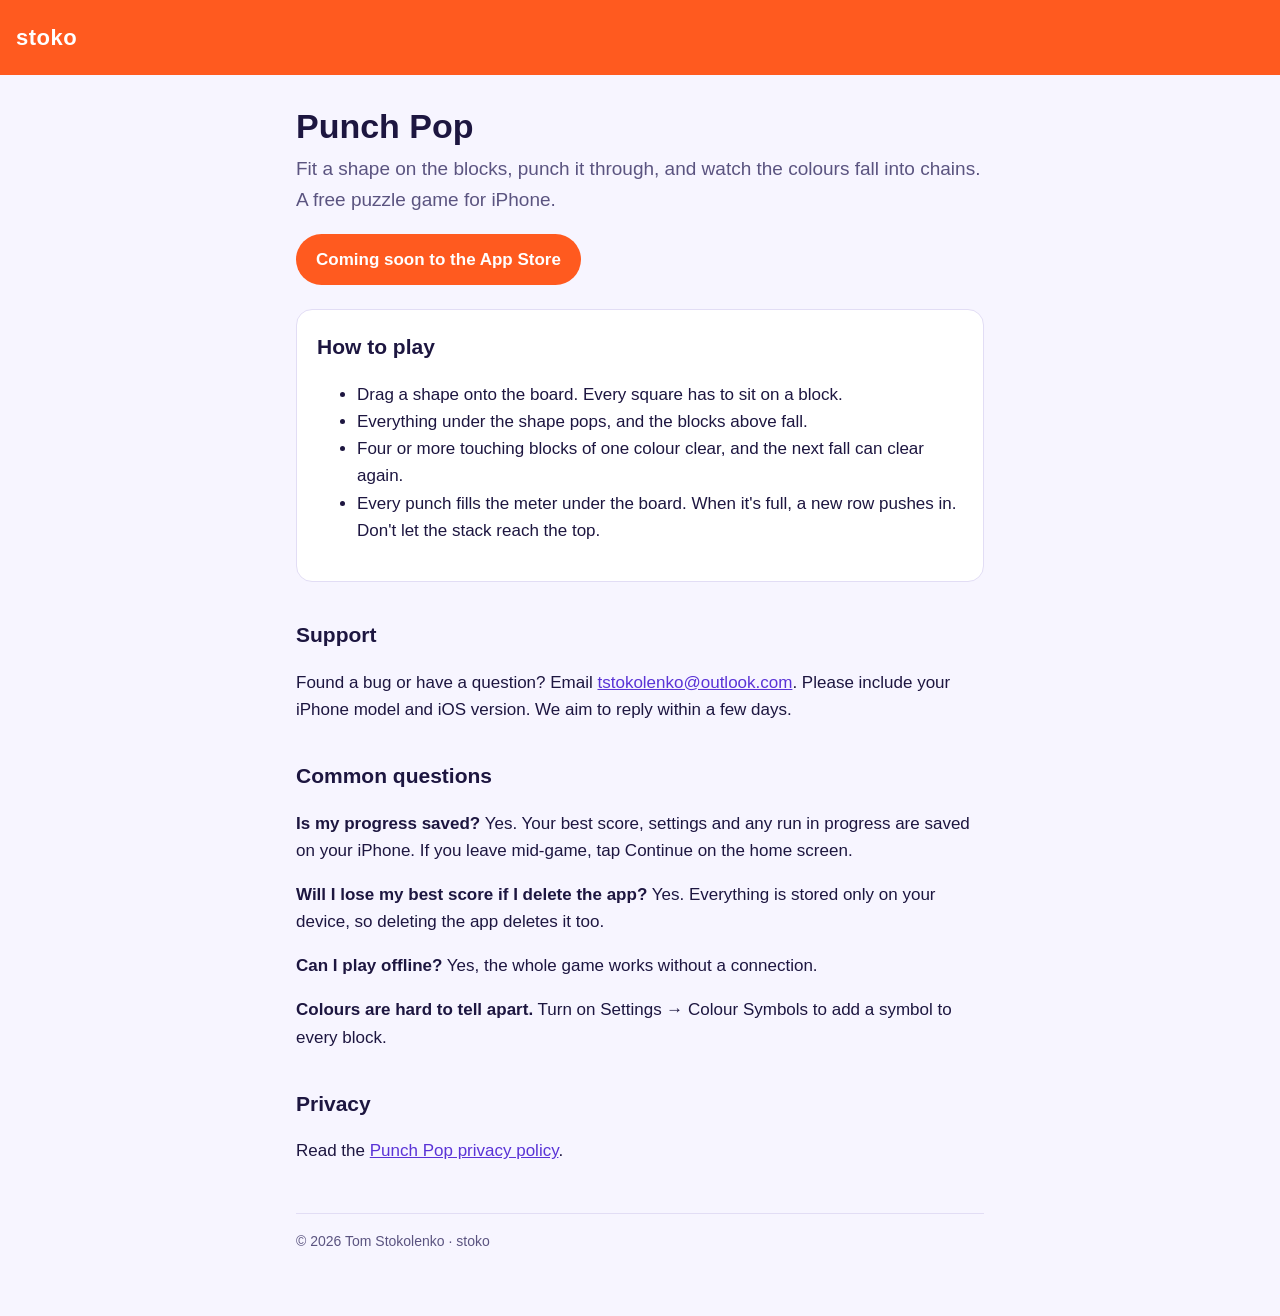
<file: index.html>
<!doctype html>
<html lang="en-GB">
<head>
<meta charset="utf-8">
<meta name="viewport" content="width=device-width, initial-scale=1">
<title>Punch Pop · stoko</title>
<meta name="description" content="Punch Pop is a colour block puzzle for iPhone. Fit a shape on the blocks, punch it through and set off colour chains.">
<link rel="stylesheet" href="style.css">
</head>
<body>
<header><a href="index.html">stoko</a></header>
<main>
  <h1>Punch Pop</h1>
  <p class="lede">Fit a shape on the blocks, punch it through, and watch the colours fall into chains. A free puzzle game for iPhone.</p>

  <p><span class="button">Coming soon to the App Store</span></p>

  <div class="card">
    <h2 style="margin-top:0">How to play</h2>
    <ul>
      <li>Drag a shape onto the board. Every square has to sit on a block.</li>
      <li>Everything under the shape pops, and the blocks above fall.</li>
      <li>Four or more touching blocks of one colour clear, and the next fall can clear again.</li>
      <li>Every punch fills the meter under the board. When it's full, a new row pushes in. Don't let the stack reach the top.</li>
    </ul>
  </div>

  <h2 id="support">Support</h2>
  <p>Found a bug or have a question? Email <a href="mailto:tstokolenko@outlook.com">tstokolenko@outlook.com</a>. Please include your iPhone model and iOS version. We aim to reply within a few days.</p>

  <h2>Common questions</h2>
  <p><strong>Is my progress saved?</strong> Yes. Your best score, settings and any run in progress are saved on your iPhone. If you leave mid-game, tap Continue on the home screen.</p>
  <p><strong>Will I lose my best score if I delete the app?</strong> Yes. Everything is stored only on your device, so deleting the app deletes it too.</p>
  <p><strong>Can I play offline?</strong> Yes, the whole game works without a connection.</p>
  <p><strong>Colours are hard to tell apart.</strong> Turn on Settings → Colour Symbols to add a symbol to every block.</p>

  <h2>Privacy</h2>
  <p>Read the <a href="privacy.html">Punch Pop privacy policy</a>.</p>

  <footer>© 2026 Tom Stokolenko · stoko</footer>
</main>
</body>
</html>
</file>
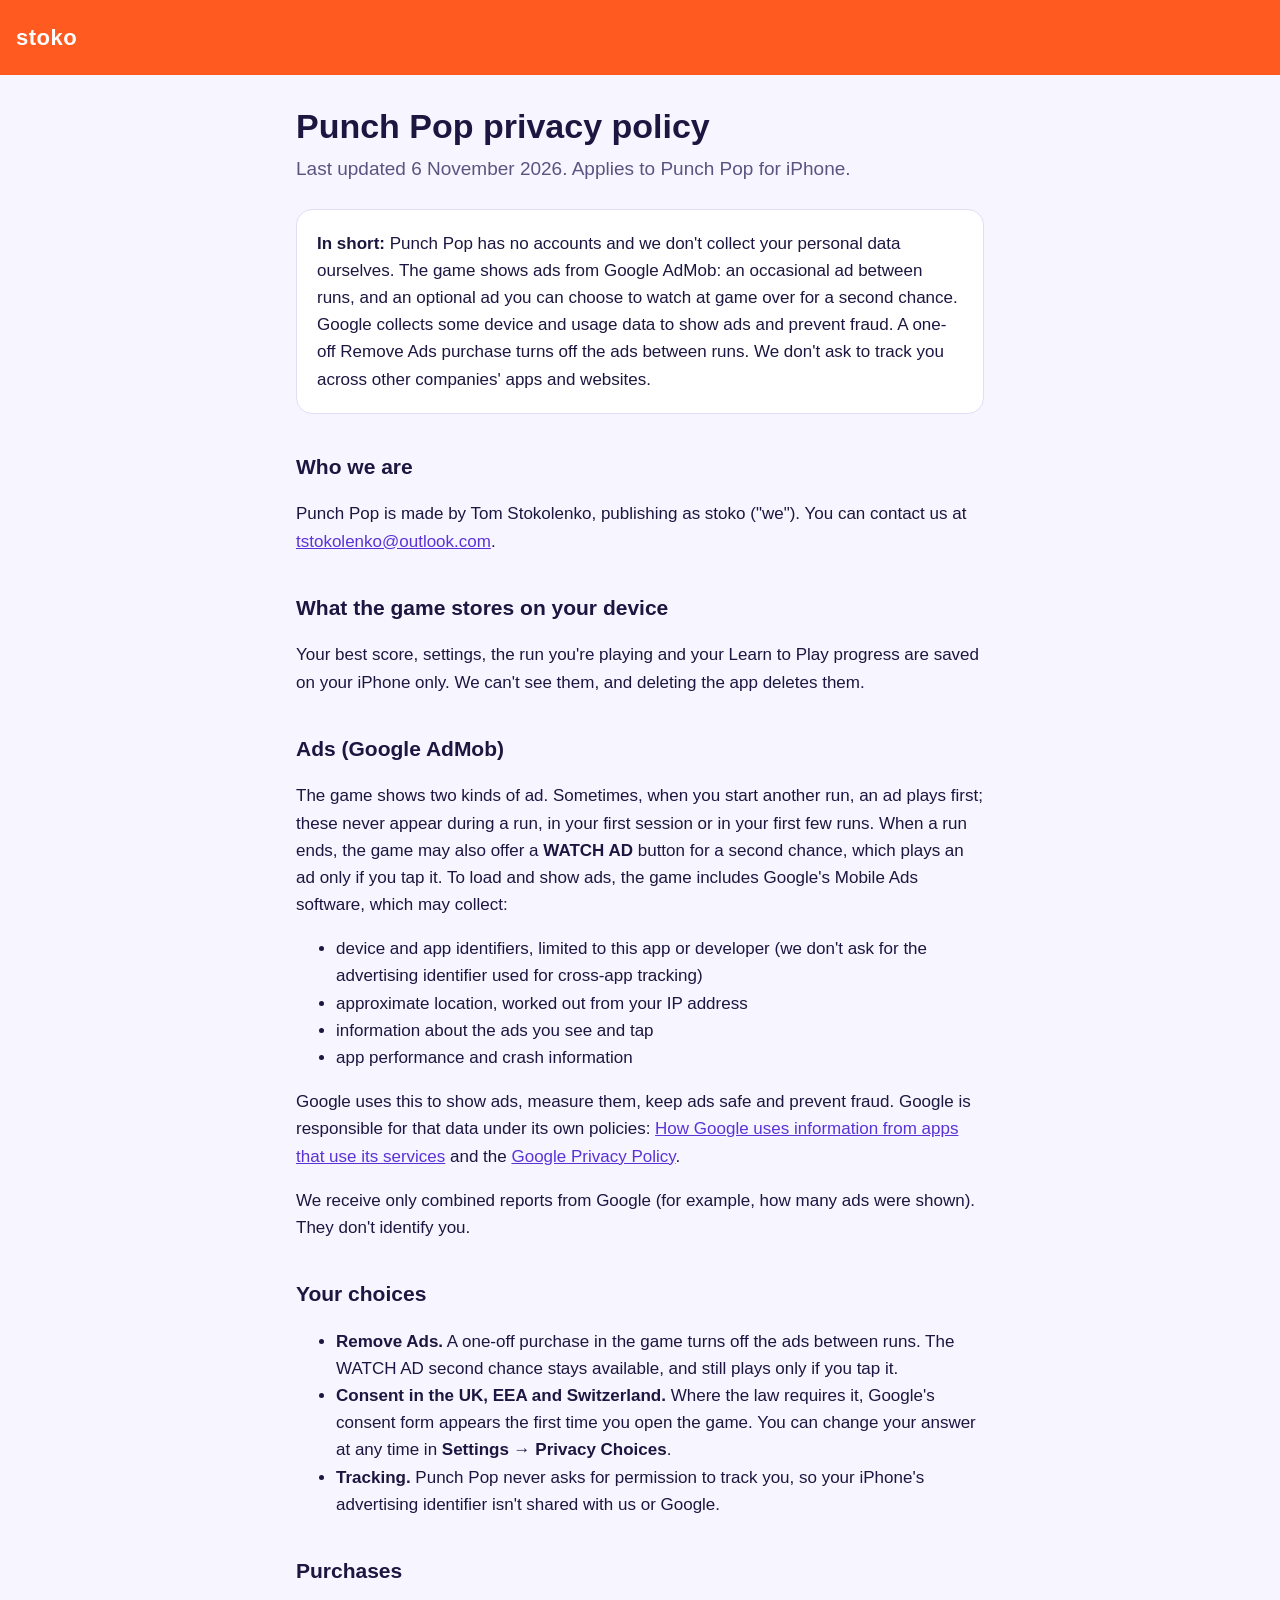
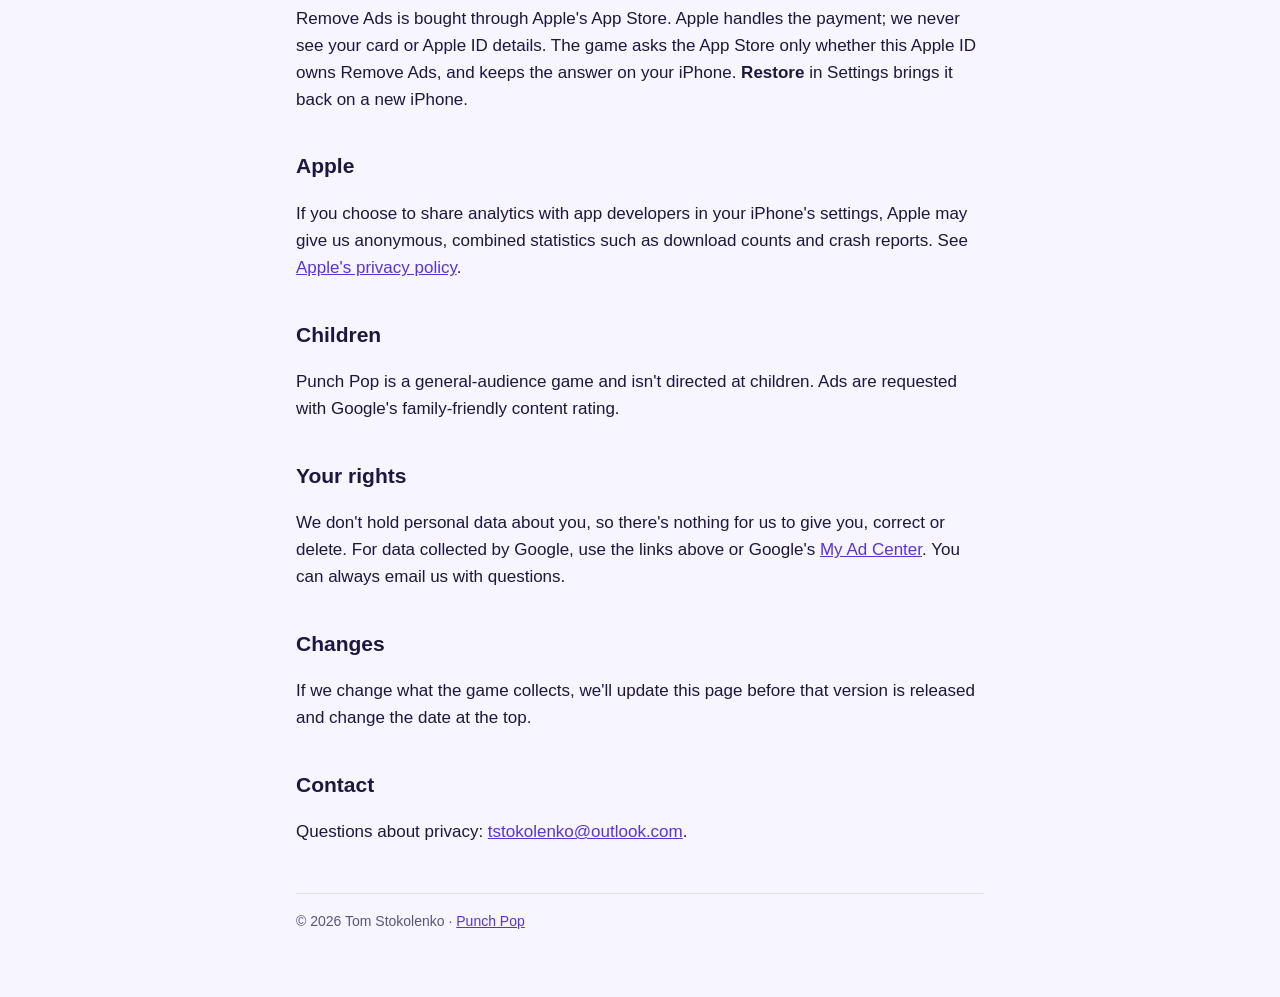
<file: privacy.html>
<!doctype html>
<html lang="en-GB">
<head>
<meta charset="utf-8">
<meta name="viewport" content="width=device-width, initial-scale=1">
<title>Punch Pop Privacy Policy</title>
<link rel="stylesheet" href="style.css">
</head>
<body>
<header><a href="index.html">stoko</a></header>
<main>
  <h1>Punch Pop privacy policy</h1>
  <p class="lede">Last updated 6 November 2026. Applies to Punch Pop for iPhone.</p>

  <div class="card">
    <strong>In short:</strong> Punch Pop has no accounts and we don't collect your personal data ourselves. The game shows ads from Google AdMob: an occasional ad between runs, and an optional ad you can choose to watch at game over for a second chance. Google collects some device and usage data to show ads and prevent fraud. A one-off Remove Ads purchase turns off the ads between runs. We don't ask to track you across other companies' apps and websites.
  </div>

  <h2>Who we are</h2>
  <p>Punch Pop is made by Tom Stokolenko, publishing as stoko ("we"). You can contact us at <a href="mailto:tstokolenko@outlook.com">tstokolenko@outlook.com</a>.</p>

  <h2>What the game stores on your device</h2>
  <p>Your best score, settings, the run you're playing and your Learn to Play progress are saved on your iPhone only. We can't see them, and deleting the app deletes them.</p>

  <h2>Ads (Google AdMob)</h2>
  <p>The game shows two kinds of ad. Sometimes, when you start another run, an ad plays first; these never appear during a run, in your first session or in your first few runs. When a run ends, the game may also offer a <strong>WATCH AD</strong> button for a second chance, which plays an ad only if you tap it. To load and show ads, the game includes Google's Mobile Ads software, which may collect:</p>
  <ul>
    <li>device and app identifiers, limited to this app or developer (we don't ask for the advertising identifier used for cross-app tracking)</li>
    <li>approximate location, worked out from your IP address</li>
    <li>information about the ads you see and tap</li>
    <li>app performance and crash information</li>
  </ul>
  <p>Google uses this to show ads, measure them, keep ads safe and prevent fraud. Google is responsible for that data under its own policies: <a href="https://policies.google.com/technologies/partner-sites">How Google uses information from apps that use its services</a> and the <a href="https://policies.google.com/privacy">Google Privacy Policy</a>.</p>
  <p>We receive only combined reports from Google (for example, how many ads were shown). They don't identify you.</p>

  <h2>Your choices</h2>
  <ul>
    <li><strong>Remove Ads.</strong> A one-off purchase in the game turns off the ads between runs. The WATCH AD second chance stays available, and still plays only if you tap it.</li>
    <li><strong>Consent in the UK, EEA and Switzerland.</strong> Where the law requires it, Google's consent form appears the first time you open the game. You can change your answer at any time in <strong>Settings → Privacy Choices</strong>.</li>
    <li><strong>Tracking.</strong> Punch Pop never asks for permission to track you, so your iPhone's advertising identifier isn't shared with us or Google.</li>
  </ul>

  <h2>Purchases</h2>
  <p>Remove Ads is bought through Apple's App Store. Apple handles the payment; we never see your card or Apple ID details. The game asks the App Store only whether this Apple ID owns Remove Ads, and keeps the answer on your iPhone. <strong>Restore</strong> in Settings brings it back on a new iPhone.</p>

  <h2>Apple</h2>
  <p>If you choose to share analytics with app developers in your iPhone's settings, Apple may give us anonymous, combined statistics such as download counts and crash reports. See <a href="https://www.apple.com/legal/privacy/">Apple's privacy policy</a>.</p>

  <h2>Children</h2>
  <p>Punch Pop is a general-audience game and isn't directed at children. Ads are requested with Google's family-friendly content rating.</p>

  <h2>Your rights</h2>
  <p>We don't hold personal data about you, so there's nothing for us to give you, correct or delete. For data collected by Google, use the links above or Google's <a href="https://myadcenter.google.com/">My Ad Center</a>. You can always email us with questions.</p>

  <h2>Changes</h2>
  <p>If we change what the game collects, we'll update this page before that version is released and change the date at the top.</p>

  <h2>Contact</h2>
  <p>Questions about privacy: <a href="mailto:tstokolenko@outlook.com">tstokolenko@outlook.com</a>.</p>

  <footer>© 2026 Tom Stokolenko · <a href="index.html">Punch Pop</a></footer>
</main>
</body>
</html>
</file>
<file: style.css>
:root {
  --bg: #f7f5ff;
  --card: #ffffff;
  --ink: #1d1640;
  --muted: #5b5480;
  --line: #e2ddf5;
  --brand: #ff5a1f;
  --link: #5a33d6;
  --fill: #fff2a8;
}
@media (prefers-color-scheme: dark) {
  :root {
    --bg: #120a3a;
    --card: #1f1557;
    --ink: #f4f1ff;
    --muted: #b9b3e6;
    --line: #362a7a;
    --link: #ffd45c;
    --fill: #6b5600;
  }
}
* { box-sizing: border-box; }
body {
  margin: 0;
  background: var(--bg);
  color: var(--ink);
  font: 17px/1.6 -apple-system, BlinkMacSystemFont, "Segoe UI", Roboto, sans-serif;
}
header { background: var(--brand); color: #fff; padding: 20px 16px; }
header a { color: #fff; text-decoration: none; font-weight: 800; font-size: 22px; letter-spacing: .5px; }
main { max-width: 720px; margin: 0 auto; padding: 32px 16px 64px; }
h1 { font-size: 34px; line-height: 1.15; margin: 0 0 8px; }
h2 { font-size: 21px; margin: 36px 0 8px; }
p, li { color: var(--ink); }
.lede { color: var(--muted); font-size: 19px; margin-top: 0; }
.card { background: var(--card); border: 1px solid var(--line); border-radius: 16px; padding: 20px; margin: 24px 0; }
a { color: var(--link); }
mark.fill { background: var(--fill); color: inherit; padding: 0 4px; border-radius: 4px; }
footer { color: var(--muted); font-size: 14px; border-top: 1px solid var(--line); margin-top: 48px; padding-top: 16px; }
.button { display: inline-block; background: var(--brand); color: #fff; font-weight: 700; padding: 12px 20px; border-radius: 999px; text-decoration: none; }
.button mark.fill { background: #fff2a8; color: #1d1640; }
</file>
